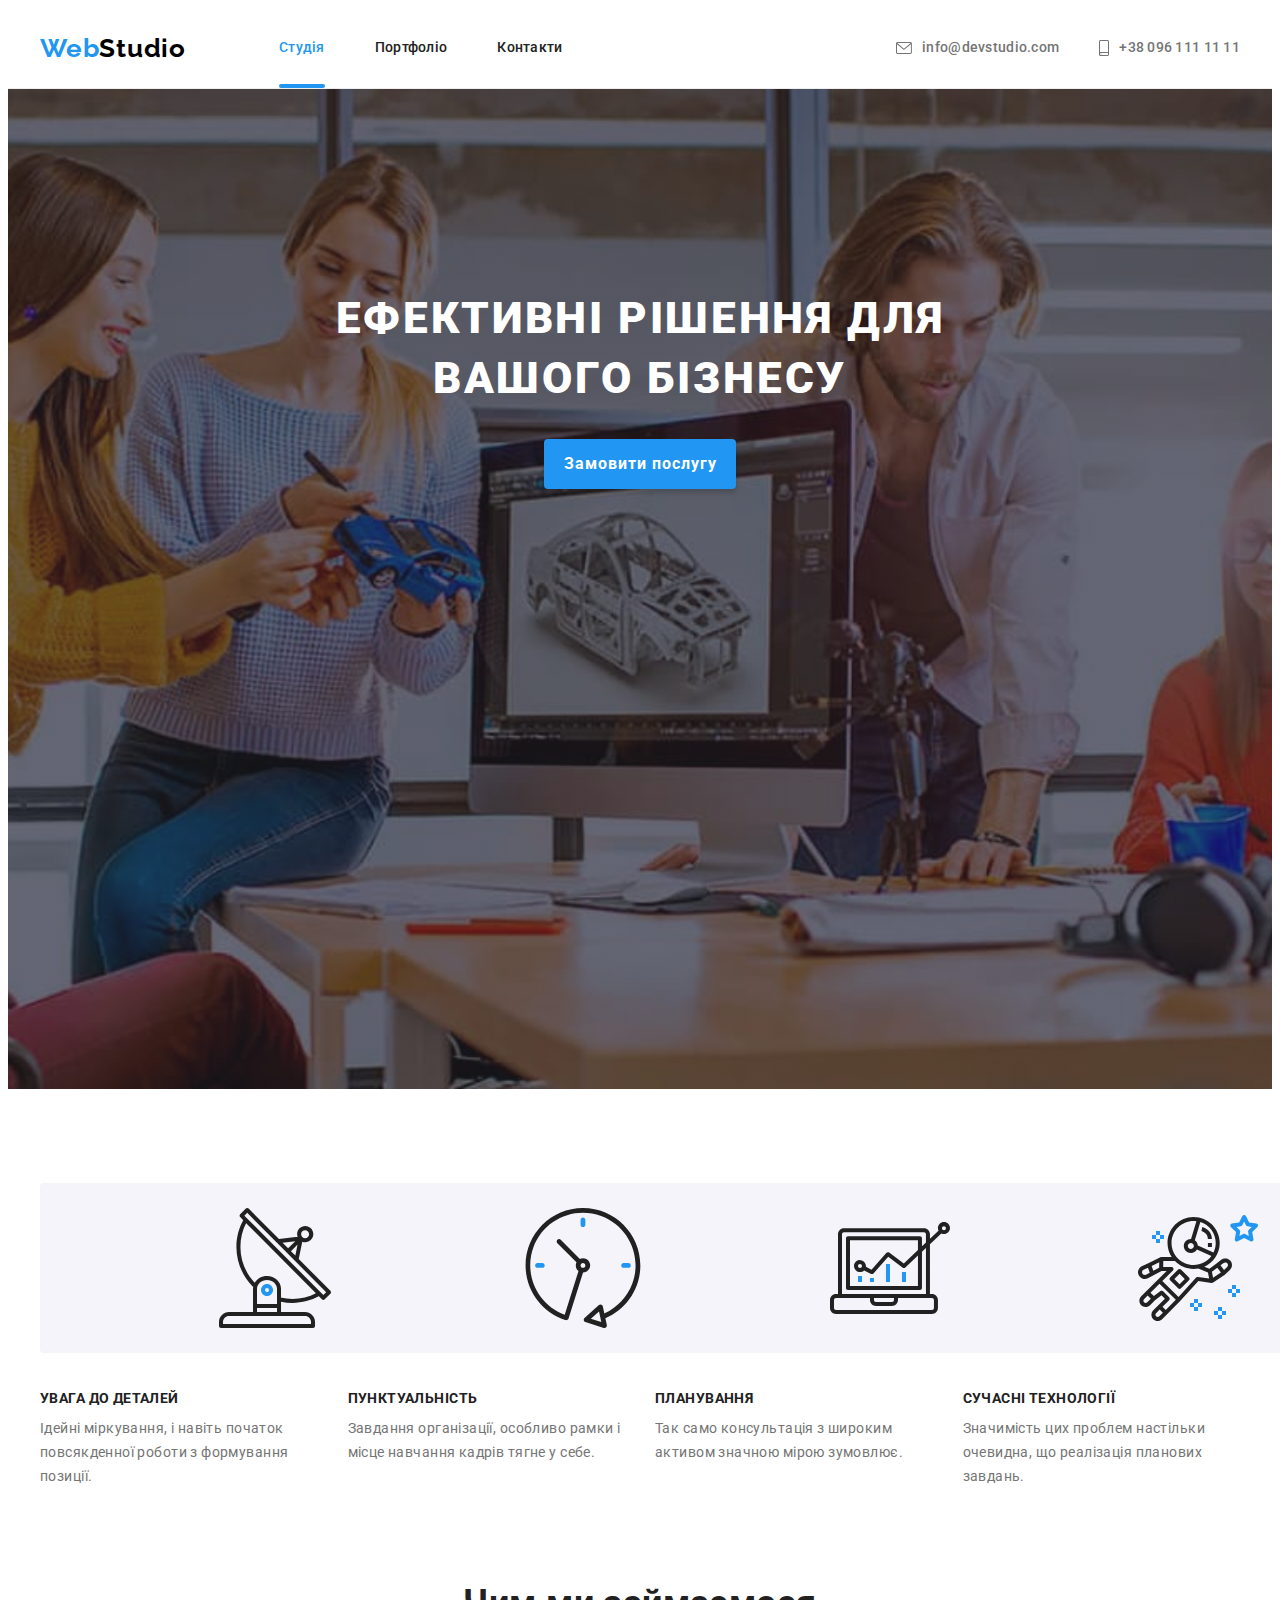
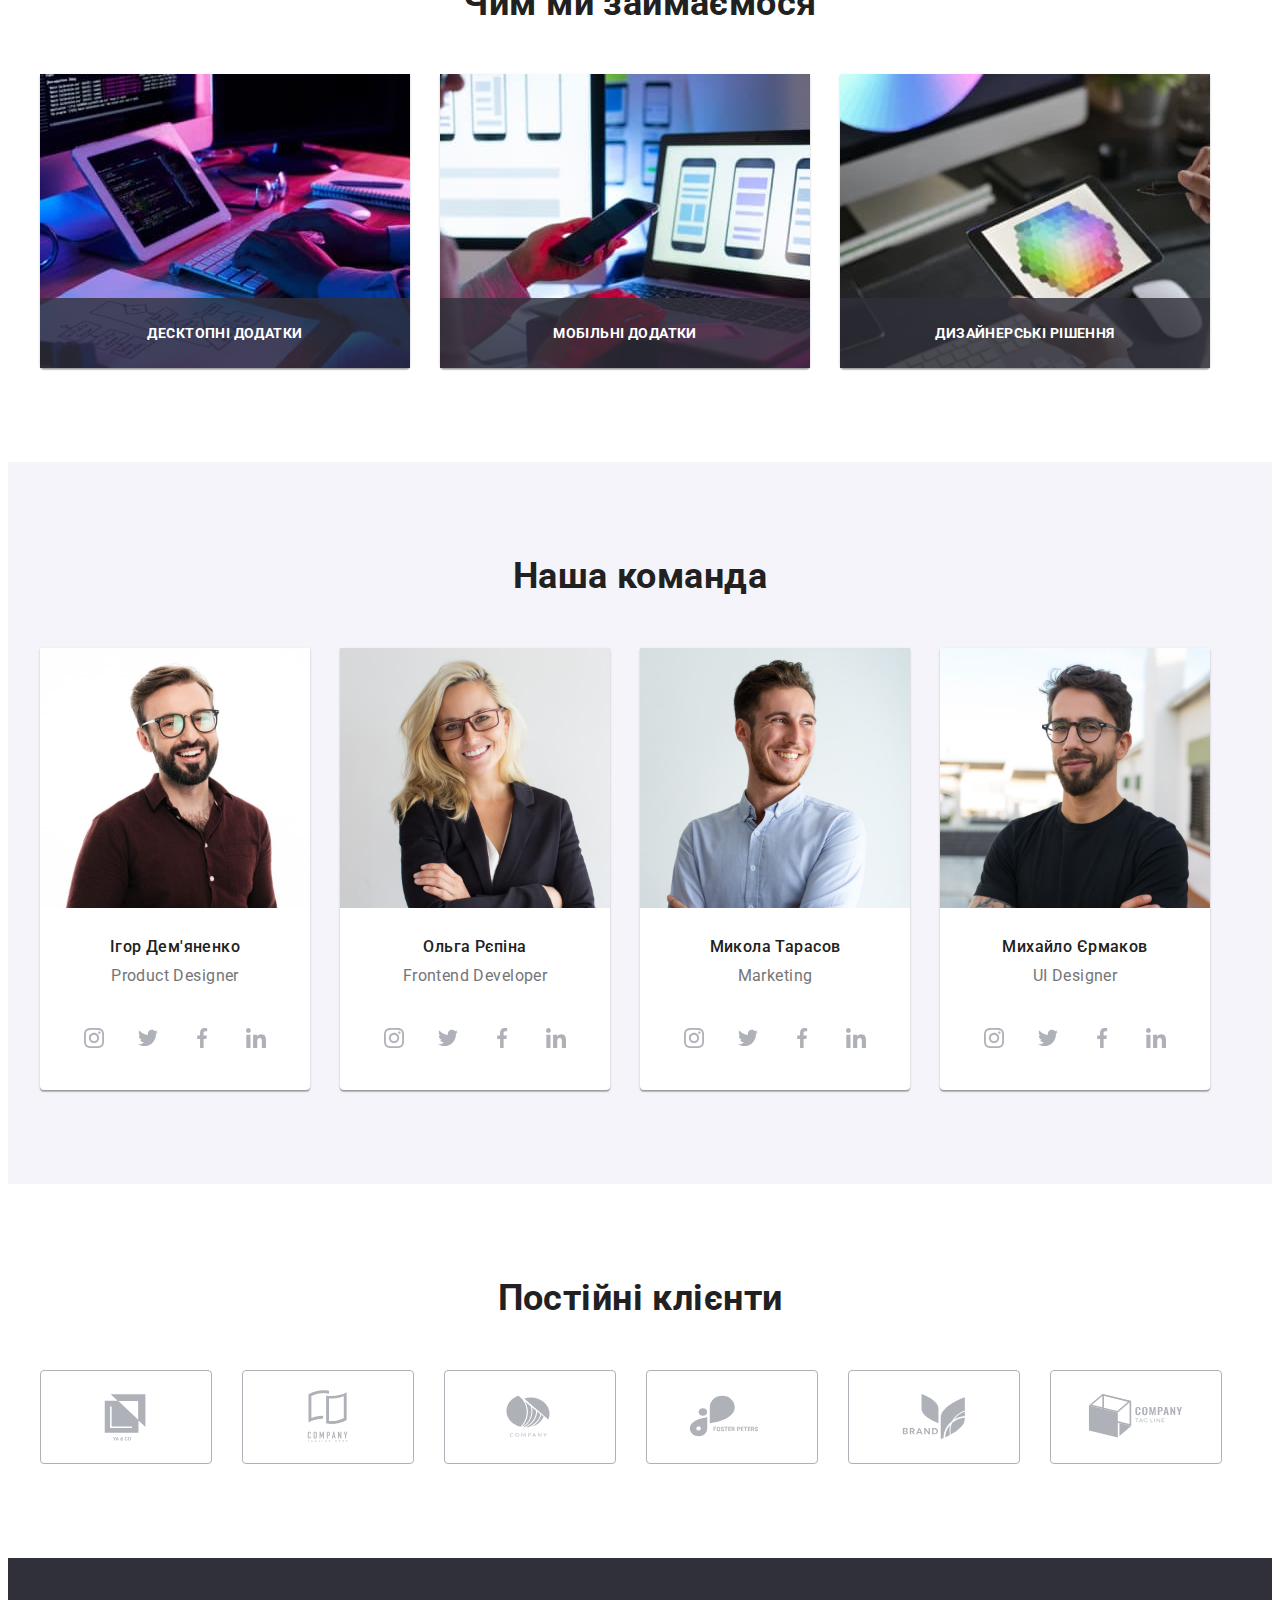
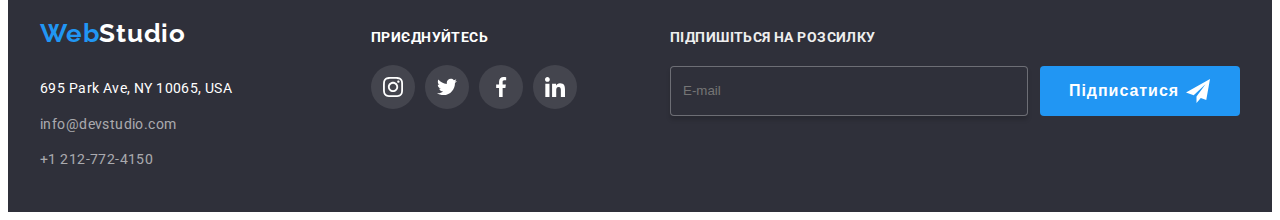
<file: index.html>
<!DOCTYPE html>
<html lang="uk">

<head>
  <meta charset="UTF-8" />
  <meta http-equiv="X-UA-Compatible" content="IE=edge" />
  <meta name="viewport" content="width=device-width, initial-scale=1.0" />
  <title>Домашня сторінка</title>
  <link href="https://fonts.googleapis.com/css2?family=Raleway:wght@700&family=Roboto:wght@400;500;700;900&display=swap"
    rel="stylesheet">
    <link rel="stylesheet" href="https://cdnjs.cloudflare.com/ajax/libs/modern-normalize/1.1.0/modern-normalize.min.css" integrity="sha512-wpPYUAdjBVSE4KJnH1VR1HeZfpl1ub8YT/NKx4PuQ5NmX2tKuGu6U/JRp5y+Y8XG2tV+wKQpNHVUX03MfMFn9Q==" crossorigin="anonymous" referrerpolicy="no-referrer" />
  <link rel="stylesheet" href="./css/styles.css">
</head>

<body>

  <header class="header">
    <div class="conteiner main-nav">
    <nav class="header-nav main-nav">
      <a href="./index.html" class="header-logo item"><span class="span-logo item">Web</span>Studio</a>
      <ul class="header-list list">
        <li class="list item"><a href="./index.html" class="header-link link current">Студія</a></li>
        <li class="list item"><a href="./portfolio.html" class="header-link link">Портфоліо</a></li>
        <li class="list item"><a href="" class="header-link link">Контакти</a></li>
      </ul>
    </nav>
    <ul class="header-addres">
       
      <li class="list item"><a href="mailto:info@devstudio.com" class="header-mail link">
        <svg   class="mail-icon" width="16" height="12">
        <use  href="./images/icons.svg#icon-envelope"></use></svg
      >info@devstudio.com</a></li>

      <li class="list item"><a href="tel:+380961111111" class="header-tel link">
        <svg class="mail-icon" width="10" height="16">
            <use href="./images/icons.svg#icon-smartphone"></use></svg
          >+38 096 111 11 11</a></li> 
    </ul>
  </div>
  </header>
 
  <main>
    <section class="cap">
      <div class="conteiner">
      <div class="cap-cont">
        <h1 class="cap-title">Ефективні рішення для вашого бізнесу</h1>
    </div>
      <button type="button" class="cap-btn link" data-modal-open>Замовити послугу</button>
   
    </div>
    </section>
    <section class="features">
      <div class="conteiner">
        
      <h2 class="features-hiden">наші переваги</h2>
      <ul class="features-list list">
        <li class="features-item">
            <svg class="features-icon" width="70" height="70"><use href="./images/svg.svg#icon-antenna">

            </use></svg>
          <h3 class="features-title">УВАГА ДО ДЕТАЛЕЙ</h3>
          <p class="features-text">
            Ідейні міркування, і навіть початок повсякденної роботи з формування позиції.
          </p>
        </li>
        <li class="features-item">
            <svg class="features-icon" width="70" height="70"><use href="./images/svg.svg#icon-clock">

            </use></svg>
          <h3 class="features-title">ПУНКТУАЛЬНІСТЬ</h3>
          <p class="features-text">
            Завдання організації, особливо рамки і місце навчання кадрів тягне у себе.
          </p>
        </li>
        <li class="features-item">
            <svg class="features-icon" width="70" height="70"><use href="./images/svg.svg#icon-diagram">

            </use></svg>
          <h3 class="features-title">ПЛАНУВАННЯ</h3>
          <p class="features-text">
            Так само консультація з широким активом значною мірою зумовлює.
          </p>
        </li>
        <li class="features-item">
            <svg class="features-icon" width="70" height="70"><use href="./images/svg.svg#icon-astronaut">

            </use></svg>
          <h3 class="features-title">СУЧАСНІ ТЕХНОЛОГІЇ</h3>
          <p class="features-text">
            Значимість цих проблем настільки очевидна, що реалізація планових завдань.
          </p>
        </li>
      </ul>
    </div>
    </section>

    <section class="work">
      <div class="conteiner">
      <h2 class="work-title centered">Чим ми займаємося</h2>
      <ul class="work-list">
        <li class="work-item list item">
          <div class="img-item-work">
          <img src="./images/pic.jpg" alt="Програмування" width="370" />
          <div class="work-item-title">
<p class="img-item-title">Десктопні додатки</p>
          </div>
        </div>
          
        
        </li>
        
          

      
        <li class="work-item list item">
          <div class="img-item-work">
          <img src="./images/pic2.jpg" alt="Адаптація під мобільні пристрої" width="370" />
          <div class="work-item-title">
            <p class="img-item-title">Мобільні додатки</p>
                      </div>
                    </div>
        </li>
        <li class="work-item list item">
          <div class="img-item-work">
          <img src="./images/pic3.jpg" alt="Адаптація під планшет" width="370" />
          <div class="work-item-title">
            <p class="img-item-title">Дизайнерські рішення</p>
                      </div>
                    </div>
        </li>
      </ul>
    </div>
    </section>

    <section class="team">
      <div class="conteiner">
      <h2 class="team-title centered">Наша команда</h2>
      <ul class="team-list">
        <li class="work-item list item">
          <img src="./images/foto1.jpg" alt="Фото, Ігор Дем'яненко" width="270" />
          <h3 class="team-our centered">Ігор Дем'яненко</h3>
          <p class="work-pre centered">Product Designer</p>
          <ul class="team-soc-list list">
            <li class="team-soc-item"><a href="#" class="team-soc-link link">
              <svg width="20" height="20" class="team-soc-icon"><use href="./images/icons.svg#icon-instagram"> </use></svg>
            </a></li>
            <li class="team-soc-item"><a href="#" class="team-soc-link link">
              <svg width="20" height="20" class="team-soc-icon"><use href="./images/icons.svg#icon-twitter"> </use></svg>
            </a></li>
            <li class="team-soc-item"><a href="#" class="team-soc-link link">
              <svg width="20" height="20" class="team-soc-icon"><use href="./images/icons.svg#icon-facebook"> </use></svg>
            </a></li>
            <li class="team-soc-item"><a href="#" class="team-soc-link link">
              <svg width="20" height="20" class="team-soc-icon"><use href="./images/icons.svg#icon-linkedin"> </use></svg>
            </a></li>
          </ul>
        </li>
        <li class="work-item list item">
          <img src="./images/foto2.jpg" alt="Фото, Ольга Рєпін" width="270" />
          <h3 class="team-our centered">Ольга Рєпіна</h3>
          <p class="work-pre centered">Frontend Developer</p>
          <ul class="team-soc-list list">
            <li class="team-soc-item"><a href="#" class="team-soc-link link">
              <svg width="20" height="20" class="team-soc-icon"><use href="./images/icons.svg#icon-instagram"> </use></svg>
            </a></li>
            <li class="team-soc-item"><a href="#" class="team-soc-link link">
              <svg width="20" height="20" class="team-soc-icon"><use href="./images/icons.svg#icon-twitter"> </use></svg>
            </a></li>
            <li class="team-soc-item"><a href="#" class="team-soc-link link">
              <svg width="20" height="20" class="team-soc-icon"><use href="./images/icons.svg#icon-facebook"> </use></svg>
            </a></li>
            <li class="team-soc-item"><a href="#" class="team-soc-link link">
              <svg width="20" height="20" class="team-soc-icon"><use href="./images/icons.svg#icon-linkedin"> </use></svg>
            </a></li>
          </ul>
        </li>
        <li class="work-item list item">
          <img src="./images/foto3.jpg" alt="Фото, Микола Тарасов" width="270" />
          <h3 class="team-our centered">Микола Тарасов</h3>
          <p class="work-pre centered">Marketing</p>
          <ul class="team-soc-list list">
            <li class="team-soc-item"><a href="#" class="team-soc-link link">
              <svg width="20" height="20" class="team-soc-icon"><use href="./images/icons.svg#icon-instagram"> </use></svg>
            </a></li>
            <li class="team-soc-item"><a href="#" class="team-soc-link link">
              <svg width="20" height="20" class="team-soc-icon"><use href="./images/icons.svg#icon-twitter"> </use></svg>
            </a></li>
            <li class="team-soc-item"><a href="#" class="team-soc-link link">
              <svg width="20" height="20" class="team-soc-icon"><use href="./images/icons.svg#icon-facebook"> </use></svg>
            </a></li>
            <li class="team-soc-item"><a href="#" class="team-soc-link link">
              <svg width="20" height="20" class="team-soc-icon"><use href="./images/icons.svg#icon-linkedin"> </use></svg>
            </a></li>
          </ul>
        </li>
        <li class="work-item list item">
          <img src="./images/foto4.jpg" alt="Фото, Михайло Єрмаков" width="270" />
          <h3 class="team-our centered">Михайло Єрмаков</h3>
          <p class="work-pre centered">UI Designer</p>
          <ul class="team-soc-list list">
            <li class="team-soc-item"><a href="#" class="team-soc-link link">
              <svg width="20" height="20" class="team-soc-icon"><use href="./images/icons.svg#icon-instagram"> </use></svg>
            </a></li>
            <li class="team-soc-item"><a href="#" class="team-soc-link link">
              <svg width="20" height="20" class="team-soc-icon"><use href="./images/icons.svg#icon-twitter"> </use></svg>
            </a></li>
            <li class="team-soc-item"><a href="#" class="team-soc-link link">
              <svg width="20" height="20" class="team-soc-icon"><use href="./images/icons.svg#icon-facebook"> </use></svg>
            </a></li>
            <li class="team-soc-item"><a href="#" class="team-soc-link link">
              <svg width="20" height="20" class="team-soc-icon"><use href="./images/icons.svg#icon-linkedin"> </use></svg>
            </a></li>
          </ul>
        </li>
        
      </ul>
    </div>
    </section>

    <section class="client">
<div class="conteiner">
  <h2 class="client-title">Постійні клієнти</h2>
<ul class="client-list list">
  <li class="client-item">
    <a href="#" class="link-company">
    <svg class="client-icon" width="106" height="60" >
      <use href="./images/icons.svg#icon-company_1">
    
    </use>
    
    </svg>
  </a>
  </li>

  <li class="client-item">
    <a href="#" class="link-company">
    <svg width="106" height="60" class="client-icon">
      <use href="./images/icons.svg#icon-company_2">
    </use>
    </svg>
    </a>
  </li>
  <li class="client-item">
    <a href="#" class="link-company">
      <svg width="106" height="60" class="client-icon">
        <use href="./images/icons.svg#icon-company_3">
      </use>
      </svg>
      </a>
  </li>
  <li class="client-item">
    <a href="#" class="link-company">
      <svg width="106" height="60" class="client-icon">
        <use href="./images/icons.svg#icon-company_4">
      </use>
      </svg>
      </a>
  </li>
  <li class="client-item">
    <a href="#" class="link-company">
      <svg width="106" height="60" class="client-icon">
        <use href="./images/icons.svg#icon-company_5">
      </use>
      </svg>
      </a>
  </li>
  <li class="client-item">
    <a href="#" class="link-company">
      <svg width="106" height="60" class="client-icon">
        <use href="./images/icons.svg#icon-company_6">
      </use>
      </svg>
      </a>
  </li>
</ul>
</div>

    </section>
  </main>
  <footer class="footer">
    <div class="conteiner footer-conteiner">
     <div class="footer-address">
      <a href="./index.html" class="footer-logo"><span class="footer-span-logo">Web</span>Studio</a>
    <address>
      <ul class="footer-list">
        <li class="footer-list list">
          <a href="https://goo.gl/maps/Sn2ts5LmueRrfVoPA" target="_blank" rel="noreferrer noopener" class="footer-maps link">
            695 Park Ave, NY 10065, USA</a>
        </li>
        <li class="footer-lis list"><a href="mailto:info@devstudio.com" class="footer-link link footer-mail">info@devstudio.com</a></li>
        <li class="footer-lis list"><a href="tel:+12127724150" class="footer-link link footer-tel">+1 212-772-4150</a></li>
      </ul>
    </address>
 </div>
 <div class="footer-icon">
  <p class="footer-join">приєднуйтесь</p>
 
  <ul class="footer-icon-list list ">
    <li class="footer-icon-item item"><a class="footer-icon-link" href="#">
      <svg class="icon-link" width="20" height="20">
<use  href="./images/icons.svg#icon-instagram"></use>
    </svg> </a></li>
    <li class="footer-icon-item item"><a class="footer-icon-link" href="#">
      <svg class="icon-link" width="20" height="20">
<use  href="./images/icons.svg#icon-twitter"></use>
    </svg> </a></li>
    <li class="footer-icon-item item"><a class="footer-icon-link" href="#">
      <svg class="icon-link" width="20" height="20">
<use  href="./images/icons.svg#icon-facebook"></use>
    </svg> </a></li>
    <li class="footer-icon-item item"><a class="footer-icon-link" href="#">
      <svg class="icon-link" width="20" height="20">
<use  href="./images/icons.svg#icon-linkedin"></use>
    </svg> </a></li>
  </ul>

 </div>
 <div class="subscription">
  <form class="form js-speaker-form">
    <label for="mail" class="join-in">Підпишіться на розсилку</label>
    <input type="email" name="mail" id="mail" placeholder="E-mail" />
    <button type="submit" class="button">
      Підписатися<svg class="icon-send" width="24" height="24">
        <use href="./images/icons.svg#icon-send"></use>
      </svg>
    </button>
  </form>
</div>
</div>

  </footer>
  <div class="cap-modal-bgr is-hidden" data-modal>
    <div class="cap-modal-page"> 
      <button  class="btn-close" data-modal-close><svg class="icon-close" width="18" height="18">
        <use href="./images/icons.svg#icon-close"></use>
        </svg></button>
      <p class="modal-title">Залиште свої дані, ми вам передзвонимо</p> 
      <form>
        <div class="input-field">
        <label class="input-label" for="user-name">Ім'я</label>
        
          <input class="modal-input" type="text" name="user-name" placeholder="" id="user-name" required>
          <svg class="input-icon" width="12" height="12">
            <use href="./images/icons.svg#icon-profil"></use>
          </svg>
        </div>
        <div class="input-field">
        <label class="input-label" for="user-tel">Телефон</label>
          <input class="modal-input" type="tel" name="user-tel" placeholder="" id="user-tel" required>
          <svg class="input-icon" width="13" height="13">
            <use href="./images/icons.svg#icon-tel"></use>
          </svg>
        </div>
        <div class="input-field">
        <label class="input-label" for="user-email">Пошта</label>
          <input class="modal-input" type="email" name="user-email" placeholder="" id="user-email" required>
          <svg class="input-icon" width="15" height="12">
            <use href="./images/icons.svg#icon-email"></use>
          </svg>
        </div>
        <label class="input-label" for="user-coment">Коментар</label>
        <textarea class="modal-input coment" name="user-coment" id="user-coment" placeholder="Введіть текст"></textarea>
      
     
          <label class="field-polisy">
            <input
              class="checkbox"
              type="checkbox"
              name="policy"
              value="accept policy"
            />
            <span class="icon-checkbox">
<svg class="icon-check" width="11" height="8"><use href="./images/icons.svg#icon-check"></use></svg></span>
            <span class="checkbox-policy"
              >Погоджуюся з розсилкою та приймаю 
              <a class="checkbox-link" href="./index.html"
                >Умови договору</a
              ></span
            >
            
          </label>
          <div class="button-submit">
            <button type="submit" class="button">Отправить</button>
         </div>
       </form>


      </div>
    </div>
  <script src="./js/modal.js"></script>
</body>

</html>
</file>
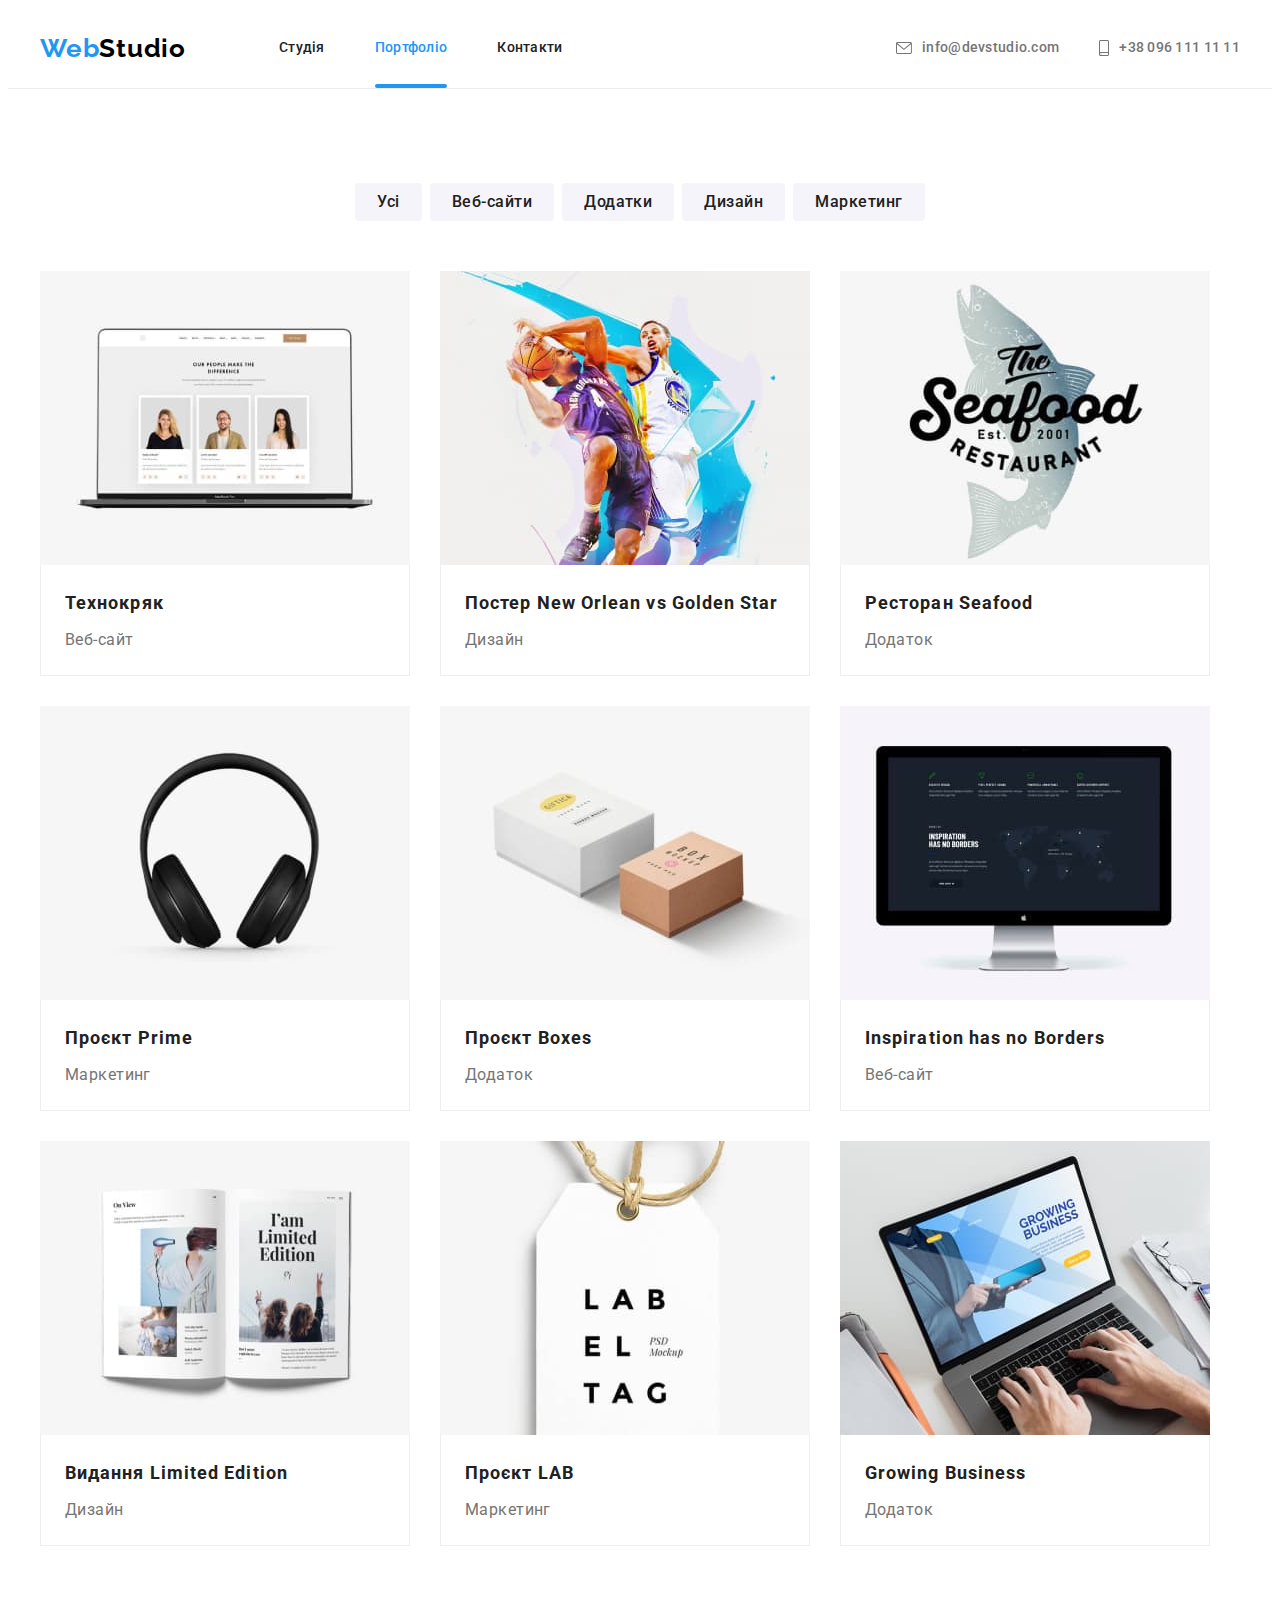
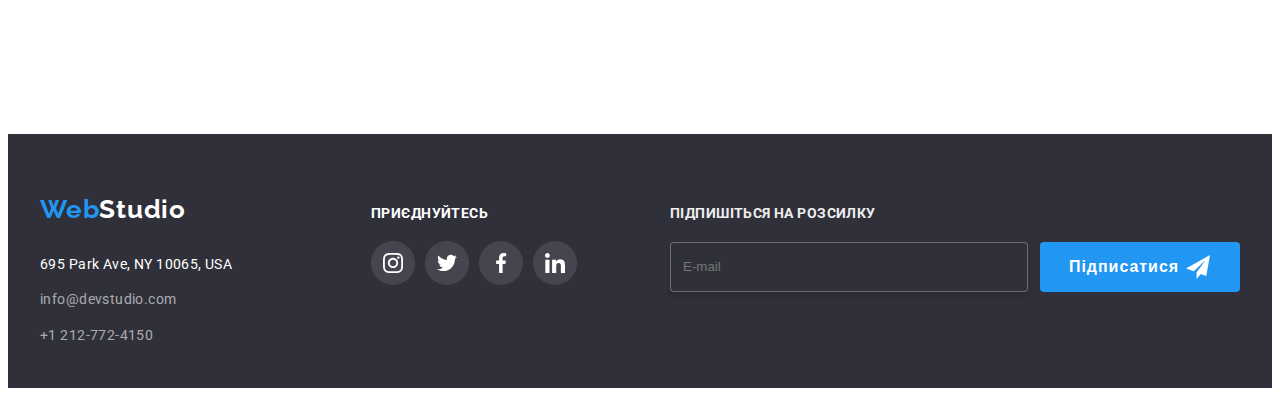
<file: portfolio.html>
<!DOCTYPE html>
<html lang="uk">
  <head>
    <meta charset="UTF-8" />
    <meta http-equiv="X-UA-Compatible" content="IE=edge" />
    <meta name="viewport" content="width=device-width, initial-scale=1.0" />
    <title>GOIT WORK 4</title>
    <link
      href="https://fonts.googleapis.com/css2?family=Raleway:wght@700&family=Roboto:wght@400;500;700;900&display=swap"
      rel="stylesheet"
    />
    <link
      rel="stylesheet"
      href="https://cdnjs.cloudflare.com/ajax/libs/modern-normalize/1.1.0/modern-normalize.min.css"
      integrity="sha512-wpPYUAdjBVSE4KJnH1VR1HeZfpl1ub8YT/NKx4PuQ5NmX2tKuGu6U/JRp5y+Y8XG2tV+wKQpNHVUX03MfMFn9Q=="
      crossorigin="anonymous"
      referrerpolicy="no-referrer"
    />
    <link rel="stylesheet" href="./css/styles.css" />
  </head>

  <body>
    <header class="header">
      <div class="conteiner main-nav">
      <nav class="header-nav main-nav">
        <a href="./index.html" class="header-logo item"><span class="span-logo item">Web</span>Studio</a>
        <ul class="header-list list">
          <li class="list item"><a href="./index.html" class="header-link link">Студія</a></li>
          <li class="list item"><a href="./portfolio.html" class="header-link link current">Портфоліо</a></li>
          <li class="list item"><a href="" class="header-link link">Контакти</a></li>
        </ul>
      </nav>
      <ul class="header-addres">
         
        <li class="list item"><a href="mailto:info@devstudio.com" class="header-mail link">
          <svg   class="mail-icon" width="16" height="12">
          <use  href="./images/icons.svg#icon-envelope"></use></svg
        >info@devstudio.com</a></li>
  
        <li class="list item"><a href="tel:+380961111111" class="header-tel link">
          <svg class="mail-icon" width="10" height="16">
              <use href="./images/icons.svg#icon-smartphone"></use></svg
            >+38 096 111 11 11</a></li> 
      </ul>
    </div>
    </header>
    <main>
      <section class="portfolio">
        <div class="conteiner">
          <h1 class="portfolio-title">Наше портфоліо</h1>
          <ul class="port-nav">
            <li class="filter-list list item">
              <button class="button filter-btn" type="button">Усі</button>
            </li>
            <li class="filter-list list item">
              <button class="button filter-btn" type="button">Веб-сайти</button>
            </li>
            <li class="filter-list list item">
              <button class="button filter-btn" type="button">Додатки</button>
            </li>
            <li class="filter-list list item">
              <button class="button filter-btn" type="button">Дизайн</button>
            </li>
            <li class="filter-list list item">
              <button class="button filter-btn" type="button">Маркетинг</button>
            </li>
          </ul>
          <ul class="port-list">
            <li class="web-list list item">
              <a href="" class="filter-link link"
                ><div class="port-img-bgr"><img src="./images/port1.jpg" alt="Наші роботи" width="370"
              />
                <p class="img-title">Ресурс пропонує комплексні пропозиції з різним рівнем функціоналу та сервісів. Все це дозволить відвідувачу отримати вичерпні відомості про компанію чи приватну особу.</p>
              </div>
              <div class="port-block">
                <h2 class="web-title">Технокряк</h2>
                <p class="web-pre-title">Веб-сайт</p>
              </div></a>
            </li>
            <li class="web-list list item">
              <a href="" class="filter-link link"
                ><div class="port-img-bgr"><img src="./images/port2.jpg" alt="Наші роботи" width="370"
              />   <p class="img-title">Ресурс пропонує комплексні пропозиції з різним рівнем функціоналу та сервісів. Все це дозволить відвідувачу отримати вичерпні відомості про компанію чи приватну особу.</p>
              </div>

              <div class="port-block">
                <h2 class="web-title">Постер New Orlean vs Golden Star</h2>
                <p class="web-pre-title">Дизайн</p>
              </div></a>
            </li>
            <li class="web-list list item">
              <a href="" class="filter-link link"
                ><div class="port-img-bgr"><img src="./images/port3.jpg" alt="Наші роботи" width="370"
              />   <p class="img-title">Ресурс пропонує комплексні пропозиції з різним рівнем функціоналу та сервісів. Все це дозволить відвідувачу отримати вичерпні відомості про компанію чи приватну особу.</p>
              </div>
              <div class="port-block">
                <h2 class="web-title">Ресторан Seafood</h2>
                <p class="web-pre-title">Додаток</p>
              </div></a>
            </li>
            <li class="web-list list item">
              <a href="" class="filter-link link"
                ><div class="port-img-bgr"><img src="./images/port4.jpg" alt="Наші роботи" width="370"
              /> <p class="img-title">Ресурс пропонує комплексні пропозиції з різним рівнем функціоналу та сервісів. Все це дозволить відвідувачу отримати вичерпні відомості про компанію чи приватну особу.</p>
            </div>
              <div class="port-block">
                <h2 class="web-title">Проєкт Prime</h2>
                <p class="web-pre-title">Маркетинг</p>
              </div></a>
            </li>
            <li class="web-list list item">
              <a href="" class="filter-link link"
                ><div class="port-img-bgr"><img src="./images/port5.jpg" alt="Наші роботи" width="370"
              />   <p class="img-title">Ресурс пропонує комплексні пропозиції з різним рівнем функціоналу та сервісів. Все це дозволить відвідувачу отримати вичерпні відомості про компанію чи приватну особу.</p>
              </div>
              <div class="port-block">
                <h2 class="web-title">Проєкт Boxes</h2>
                <p class="web-pre-title">Додаток</p>
              </div></a>
            </li>
            <li class="web-list list item">
              <a href="" class="filter-link link"
                ><div class="port-img-bgr"><img src="./images/port6.jpg" alt="Наші роботи" width="370"
              />   <p class="img-title">Ресурс пропонує комплексні пропозиції з різним рівнем функціоналу та сервісів. Все це дозволить відвідувачу отримати вичерпні відомості про компанію чи приватну особу.</p>
              </div>
              <div class="port-block">
                <h2 class="web-title">Inspiration has no Borders</h2>
                <p class="web-pre-title">Веб-сайт</p>
              </div></a>
            </li>
            <li class="web-list list item">
              <a href="" class="filter-link link"
                ><div class="port-img-bgr"><img src="./images/port7.jpg" alt="Наші роботи" width="370"
              />   <p class="img-title">Ресурс пропонує комплексні пропозиції з різним рівнем функціоналу та сервісів. Все це дозволить відвідувачу отримати вичерпні відомості про компанію чи приватну особу.</p>
              </div>
              <div class="port-block">
                <h2 class="web-title">Видання Limited Edition</h2>
                <p class="web-pre-title">Дизайн</p>
              </div></a>
            </li>

            <li class="web-list list item">
              <a href="" class="filter-link link"
                ><div class="port-img-bgr"><img src="./images/port8.jpg" alt="Наші роботи" width="370"
              />   <p class="img-title">Ресурс пропонує комплексні пропозиції з різним рівнем функціоналу та сервісів. Все це дозволить відвідувачу отримати вичерпні відомості про компанію чи приватну особу.</p>
              </div>
              <div class="port-block">
                <h2 class="web-title">Проєкт LAB</h2>
                <p class="web-pre-title">Маркетинг</p>
              </div></a>
            </li>
            <li class="web-list list item">
              <a href="" class="filter-link link"
                ><div class="port-img-bgr"><img src="./images/port9.jpg" alt="Наші роботи" width="370"
              />   <p class="img-title">Ресурс пропонує комплексні пропозиції з різним рівнем функціоналу та сервісів. Все це дозволить відвідувачу отримати вичерпні відомості про компанію чи приватну особу.</p>
              </div>
              <div class="port-block">
                <h2 class="web-title">Growing Business</h2>
                <p class="web-pre-title">Додаток</p>
              </div></a>
            </li>
          </ul>
        </div>
      </section>
    </main>
    <footer class="footer">
      <div class="conteiner footer-conteiner">
       <div class="footer-address">
        <a href="./index.html" class="footer-logo"><span class="footer-span-logo">Web</span>Studio</a>
      <address>
        <ul class="footer-list">
          <li class="footer-list list">
            <a href="https://goo.gl/maps/Sn2ts5LmueRrfVoPA" target="_blank" rel="noreferrer noopener" class="footer-maps link">
              695 Park Ave, NY 10065, USA</a>
          </li>
          <li class="footer-lis list"><a href="mailto:info@devstudio.com" class="footer-link link footer-mail">info@devstudio.com</a></li>
          <li class="footer-lis list"><a href="tel:+12127724150" class="footer-link link footer-tel">+1 212-772-4150</a></li>
        </ul>
      </address>
   </div>
   <div class="footer-icon">
    <p class="footer-join">приєднуйтесь</p>
   
    <ul class="footer-icon-list list ">
      <li class="footer-icon-item item"><a class="footer-icon-link" href="#">
        <svg class="icon-link" weight="20" height="20">
  <use  href="./images/icons.svg#icon-instagram"></use>
      </svg> </a></li>
      <li class="footer-icon-item item"><a class="footer-icon-link" href="#">
        <svg class="icon-link" weight="20" height="20">
  <use  href="./images/icons.svg#icon-twitter"></use>
      </svg> </a></li>
      <li class="footer-icon-item item"><a class="footer-icon-link" href="#">
        <svg class="icon-link" weight="20" height="20">
  <use  href="./images/icons.svg#icon-facebook"></use>
      </svg> </a></li>
      <li class="footer-icon-item item"><a class="footer-icon-link" href="#">
        <svg class="icon-link" weight="20" height="20">
  <use  href="./images/icons.svg#icon-linkedin"></use>
      </svg> </a></li>
    </ul>
  
   </div>
   <div class="subscription">
    <form class="form js-speaker-form">
      <label for="mail" class="join-in">Підпишіться на розсилку</label>
      <input type="email" name="mail" id="mail" placeholder="E-mail" />
      <button type="submit" class="button">
        Підписатися<svg class="icon-send" width="24" height="24">
          <use href="./images/icons.svg#icon-send"></use>
        </svg>
      </button>
    </form>
  </div>
  </div>
  </div>
    </footer>
  </body>
</html>
</file>
<file: css/styles.css>
:root {
  --primary--header--color--: #757575;
  --second--header--color--: #212121;
  --accent--header--color--: #2196F3;
  --primary--title--color--: #212121;
  --primary--acent--btn--color--: #FFFFFF;
  --logo--header--color--: #000000;
  --cap--bgr--color--: #2F303A;
  --cap--btn-bgr--color--: #2196F3;
  --footer--bgr--color--: #2F303A;
  --footer--logo--: #FFFFFF;
  --footer--link--: rgba(255, 255, 255, 0.6);
  --team--bgr--color--: #F5F4FA;
  --cap--bgr--focus--: #188CE8;
--filter--btn--focus--: #2196F3;
--filter--bgr--color--: #F5F4FA;
---primary--border-color: #EEEEEE;
--link--icon--color: #AFB1B8;
--work-item-bgr-color: rgba(47, 48, 58, 0.8);
--footer-icon-link-bgr: rgba(255, 255, 255, 0.1);
--img-title-bgr: rgba(33, 150, 243, 0.9);

 }
 p, h1, h2, h3, h4, h5, h6{
  margin: 0px;
 }
 ul {
  margin: 0px;
  padding-left: 0px;
 }
button {
  cursor: pointer;
  display: inline-block;
  vertical-align: middle;
  background: transparent;
  font-size: 16px;
  line-height: 1.87;
  text-decoration: none;
  border-radius: 4px;

  letter-spacing: 0.06em;
}
img {
 display: block;

}

*::before,
*::after {
  box-sizing: inherit;
}


 body {
     font-family: 'Roboto', sans-serif;
     font-size: 14px;
     line-height: 1.71;
     letter-spacing: 0.03em;
     color: var(--primary--header--color--);
 }

 .conteiner {
  width: 1200px;
  padding: 0px 15px;
  margin: 0 auto;   
}

.centered {
  text-align: center;
 }
.main-nav {
  display: flex;
  align-items: center;


 }
 .link {
     text-decoration: none;
     padding: 0;
     margin: 0;
     transition: color 250ms cubic-bezier(0.4, 0, 0.2, 1);
 }
 .list {
     list-style: none;
     padding: 0px;
     margin: 0px;
     
 }
 .features-hiden {
     position: absolute;
     width: 1px;
     height: 1px;
     margin: -1px;
     border: 0;
     padding: 0; 
     white-space: nowrap;
     overflow: hidden;  
 }
 .portfolio-title {
     position: absolute;
     width: 1px;
     height: 1px;
     margin: -1px;
     border: 0;
     padding: 0; 
     white-space: nowrap;
     overflow: hidden;     
 }
 
/*~~~~~~~~~~~~~~~~~~~HEADER~~~~~~~~~~~~*/

.header {
  border-bottom: 1px solid var(---primary--border-color);
}
.header-list {
  display: flex;
  margin-left: 93px;
}
.header-list .item +.item {
  margin-left: 50px;
}
.header-logo {
  display: block;
  display: flex;
  font-family: 'Raleway';
  font-weight: 700;
  font-size: 26px;
  line-height: 1.19;
  letter-spacing: 0.03em;
  color: var(--logo--header--color--);
  text-decoration: none;
  }
  .span-logo{
      color: var(--accent--header--color--);
  }
  .header-link {
      position: relative;
      display: block;
  padding-top: 32px;
  padding-bottom: 32px;
  font-weight: 500;
  font-size: 14px;
  line-height: 1.14;
  letter-spacing: 0.02em;
  color: var(--second--header--color--);
  transition: color 250ms cubic-bezier(0.4, 0, 0.2, 1);
  }
  
 

  .header-addres { 
      margin-left: auto;
      display: flex;
  font-weight: 500;
  font-size: 14px;
  line-height: 1.14;
  letter-spacing: 0.02em;
  color: var(--primary--header--color--);    
  }
  .header-addres .item +.item {
      margin-left: 40px;
  }

  .mail-icon {
      display: inline-block;
      margin-right: 10px;
      fill: currentColor; 
   
  }
.header-mail .header-tel {
  align-items: center;
}
  .header-mail {
      display: flex;
      align-items: center;
  font-weight: 500;
  font-size: 14px;
  line-height: 1.14;
  letter-spacing: 0.02em;
  color: var(--primary--header--color--);
  transition: color 250ms cubic-bezier(0.4, 0, 0.2, 1);
  }
  .header-tel {
      display: flex;
      align-items: center;
  font-weight: 500;
  font-size: 14px;
  line-height: 1.14;
  letter-spacing: 0.02em;
  color: var(--primary--header--color--);
  transition: color 250ms cubic-bezier(0.4, 0, 0.2, 1);
  
  }
  .current {
      color: var(--accent--header--color--);

  }
  .current::after {
      position: absolute;
      content: "";
      display: block;
      bottom: 0px;
      width: 100%;
      height: 4px;
      background-color: var(--accent--header--color--);
      border-radius: 2px;

    }

  .header-link:hover,
  .header-link:focus,
  .link:hover,
  .link:focus
  .header-tel:hover,
  .header-mail:focus {
      color: var(--accent--header--color--);
      
  }
  
  
 
 /*~~~~~~~~~~~~~~~~~~~CAP~~~~~~~~~~~~*/


 .cap {
  max-width: 1600px;
  height: 600px;
  margin-left: auto;
  margin-right: auto;
 background-color: var(--cap--bgr--color--);
 background-image: linear-gradient(
  to right,
  rgba(47, 48, 58, 0.4),
  rgba(47, 48, 58, 0.4)
),
url(../images/banner.jpg);
background-repeat: no-repeat;
background-position: center;
background-size: cover;
 padding-top: 200px;
 padding-bottom: 200px;
 text-align: center;
 }
.cap-cont {
margin: auto;
margin-bottom: 30px;
width: 696px;
}
 .cap-title {
 font-weight: 900;
 font-size: 44px;
 line-height: 1.36;
 letter-spacing: 0.06em;
 color: var(--primary--acent--btn--color--);
 text-transform: uppercase;
 }
 .cap-btn {
  padding: 10px 19px 10px 20px;
  font-family: inherit;
 font-weight: 700;
 font-size: 16px;
 line-height: 1.88;
 letter-spacing: 0.06em;
 background-color: var(--cap--btn-bgr--color--);
 color: var(--primary--acent--btn--color--);
 cursor: pointer;
box-shadow: 0px 4px 4px rgba(0, 0, 0, 0.15);
border-radius: 4px;
border: none;
transition: color 250ms cubic-bezier(0.4, 0, 0.2, 1), background-color 1000ms cubic-bezier(0.4, 0, 0.2, 1);
 }
 .cap-btn:hover,
 .cap-btn:focus{
 background-color: var(--cap--bgr--focus--);
 color: var(--primary--acent--btn--color--); }




/*~~~~~~~~~~~~~~~~~~~~MODAL-PAGE~~~~~~~~~~~~~~~~~~~~*/
.is-hidden {
  opacity: 0;
  pointer-events: none;
  transition: all 250ms linear;
  }
  .cap-modal-bgr {
     position: fixed;
     top: 0;
     left: 0;
      width: 100%;
      height: 100%;
  background-color: rgba(0, 0, 0, 0.5);
  transition: all 250ms linear;
  }
  .cap-modal-page {
    position: absolute;
    top: 50%;
    left: 50%;
    transform: translate(-50%, -50%) scale(1);
    padding: 40px 39px 40px 41px;
    min-width: 528px;
    min-height: 581px;
    background-color: #ffffff;
    box-shadow: 0px 1px 3px rgb(0 0 0 / 12%), 0px 1px 1px rgb(0 0 0 / 14%), 0px 2px 1px rgb(0 0 0 / 20%);
    border-radius: 4px;
    transition: transform 250ms cubic-bezier(0.4, 0, 0.2, 1);
  }
  .icon-close {
      position: absolute;
      top: 50%;
      left: 50%;
      width: 18px;
      height: 18px;
      transform: translate(-50%, -50%);
      transition: fill 250ms cubic-bezier(0.4, 0, 0.2, 1);
      
  }
  
  
  .btn-close {
    position: absolute;
    right: 8px;
    top: 8px;
    width: 30px;
    height: 30px;
    border: 1px solid rgba(0, 0, 0, 0.1);
    border-radius: 50%;
    transition:  color 250ms cubic-bezier(0.4, 0, 0.2, 1);
  }
.btn-close:hover, .btn-close:focus{
  fill: var(--accent--header--color--);
}
  .modal-title {
  margin-bottom: 12px;
  font-weight: 700;
  font-size: 20px;
  line-height: 1.15;
  text-align: center;
  letter-spacing: 0.03em;
  color: var(--primary--title--color--);
  }

.input-label {
  display: inline-block;
margin-bottom: 4px;
  font-size: 12px;
  line-height: 1.16;
  letter-spacing: 0.01em;
  color: var(--primary--header--color--);
}
.input-field {
  position: relative;
margin-bottom: 10px;
  color: var(--primary--title--color--);
}

.input-field:focus-within {
  color: var(--accent--header--color--);
}
.modal-input {
  width: 100%;
  padding-left: 42px;
  height: 40px;
  color: var(--primary--title--color--);
  border: 1px solid rgba(33, 33, 33, 0.2);
  border-radius: 4px;
  transition: color 250ms cubic-bezier(0.4, 0, 0.2, 1),
    border-color 250ms cubic-bezier(0.4, 0, 0.2, 1);
}
.modal-input:focus {
  border-color: var(--accent--header--color--);
  outline: none;
}
.input-icon {
  position: absolute;
  top: 70%;
  left: 15px;
  width: 18px;
  height: 18px;
  transform: translateY(-50%);
  fill: currentColor;
}

.modal-input.coment:placeholder {
  font-weight: 400;
  font-size: 14px;
  line-height: 1.14;
  letter-spacing: 0.01em;
  color: rgba(117, 117, 117, 0.5);
}

.modal-input.coment {
  margin-bottom: 20px;
  padding: 12px 16px;
  height: 120px;
  font-size: 14px;
  line-height: 1.14;
  letter-spacing: 0.01em;
  color: rgba(117, 117, 117, 0.5);
  resize: none;
}

.check-box {
  position: absolute;
}
.accept {

  margin-bottom: 40px;
}




.field-polisy {
  display: flex;
  align-items: center;
  justify-content: center;
  margin-bottom: 30px;
}

.field-polisy .checkbox {
  position: absolute;
  width: 1px;
  height: 1px;
  margin: -1px;
  border: 0;
  padding: 0;
  clip: rect(0 0 0 0);
  overflow: hidden;
}

.field-polisy .icon-checkbox {
  position: relative;
  display: inline-block;
  width: 16px;
  height: 16px;
  margin-right: 5px;
  border: 2px solid #2a2a2a;
  border-radius: 4px;
  transition: transform 250ms linear;
}

.checkbox:checked + .icon-checkbox{
  border-color: transparent;
  background-color: var(--accent--header--color--);
  background-size: contain;
  background-origin: border-box;
  
}

.checkbox-policy {
  font-size: 14px;
  line-height: 1.71;
  letter-spacing: 0.03em;
  color: var(--primary--header--color--);
}
.icon-check {
  position: absolute;
  top: 50%;
  left: 50%;
  opacity: 1;
  transform: translate(-50%, -50%);
  border: 0;
  padding: 0;
} 

.checkbox-link {
  color: var(--accent--header--color--);
  text-decoration: underline;
}

.cap-modal-page .button-submit {
  display: flex;
  justify-content: center;
}

.cap-modal-page .button {
  border: none;
  box-shadow: 0px 4px 4px rgba(0, 0, 0, 0.15);
  min-width: 200px;
  min-height: 50px;
  background-color: var(--accent--header--color--);
  color: var(--footer--logo--);
}
.cap-modal-page .button:hover, .button:focus {
  background-color: var(--cap--bgr--focus--);
}
 /*~~~~~~~~~~~~~~~~~~~FEATURES~~~~~~~~~~~~*/
 .features {
  padding-top: 94px;
  padding-bottom: 94px;
 }

 .features .list {
  display: flex;
   }

   .features .features-item {
      width: calc((100% - 3 * 30px) / 4);
      margin-right: 30px;
    }
.features .features-item:nth-child(4n) {
  margin-right: 0;
   }
   .features-icon {
      padding: 25px 100px 25px 100px;
      width: 270px;
      height: 120px;
      margin-bottom: 30px;
      background-color: var(--filter--bgr--color--);
      border-radius: 4px;
    }

    .features .features-title {
      margin-bottom: 10px;
     font-weight: 700;
     font-size: 14px;
     line-height: 1.14;
     color: var(--primary--title--color--);
     }
     .features .features-text {
     color: var(--primary--header--color--);
     }
 /*~~~~~~~~~~~~~~~~~~~WORK~~~~~~~~~~~~*/

 .work-title {
  margin-bottom: 50px;
  font-weight: 700;
  font-size: 36px;
  line-height: 1.16;
 color: var(--primary--title--color--);
 }
 .work-list {
  display: block;
  display: flex;
  margin-bottom: 94px;

 }
.work-list .item +.item {
  margin-left: 30px;
}

.img-item-work {
position: relative;
}
.work-item-title {
  position: absolute;
  bottom: 0px;
  width: 100%;
  height: 70px;

  background-color: var(--work-item-bgr-color);
}
.img-item-title {
padding-top: 27px;
padding-bottom: 27px;
font-weight: 700;
font-size: 14px;
line-height: 16px;
text-align: center;
letter-spacing: 0.03em;
text-transform: uppercase;
color: var(--footer--logo--)
}
  /*~~~~~~~~~~~~~~~~~~~TEAM~~~~~~~~~~~~*/
  .team {
      background-color: var(--team--bgr--color--);
      padding-top: 94px;
      padding-bottom: 94px;
  }

  .team .photo {
      margin-bottom: 30px;
      border-top-left-radius: inherit;
      border-top-right-radius: inherit;
    }
  .team-title {
   margin-top: 0;
   margin-bottom: 50px;
  font-weight: 700;
  font-size: 36px;
  line-height: 1.16;
  color: var(--primary--title--color--);
  }
  .team-list {
   display: flex; 
     
  }

  .team-list .item + .item {
   margin-left: 30px;
  
  }
  .work-item{
   margin-top: 0;
   
   background-color: var(--footer--logo--);
  box-shadow: 0px 1px 3px rgba(0, 0, 0, 0.12), 0px 1px 1px rgba(0, 0, 0, 0.14), 0px 2px 1px rgba(0, 0, 0, 0.2);
border-radius: 0px 0px 4px 4px;
  }
  .team-our {
   margin-top: 30px;
   margin-bottom: 10px;
  font-weight: 500;
  font-size: 16px;
  line-height: 1.18;
  color: var(--primary--title--color--);
  }
  .work-pre {
   margin-bottom: 30px;
  font-size: 16px;
  line-height: 1.18;
  color: var(--primary--header--color--);
  }
  .team-soc-list {
      display: flex;
      justify-content: center;
      align-items: center;
      margin-bottom: 30px; 
  }
  .team-soc-item {
      width: 44px;
      height: 44px;
  
  }
  
  .team-soc-list .team-soc-item + .team-soc-item {
      margin-left: 10px;
  }
  .team-soc-link {
      width: 100%;
      height: 100%;
      display: flex;
      justify-content: center;
      border-radius: 50%;
      align-items: center;
      color: var(--link--icon--color);
      transition: color 250ms cubic-bezier(0.4, 0, 0.2, 1), background-color 250ms cubic-bezier(0.4, 0, 0.2, 1);

  }
 

  .team-soc-link:hover, .team-soc-link:focus {
      background-color: var(--accent--header--color--);
  color: var(--filter--bgr--color--);
  }
  .team-soc-icon {
      fill: currentColor;
  }
     /* ~~~~~~~~~~~~~~~~~~CLIENTS~~~~~~~~~~~~~~~~~~~ */
     .client  {
      padding-top: 94px;
   padding-bottom: 94px;
     }
  .client-title {
      margin-bottom: 50px;
      text-align: center;
      font-weight: 700;
      font-size: 36px;
      line-height: 1.16;
     color: var(--primary--title--color--);
  }
  .client-list {
      display: flex;
  }

.link-company {
  display: flex;
  justify-content: center;
  align-items: center;
  width: 170px;
  height: 92px;
  border: 1px solid var(--link--icon--color);
  border-radius: 4px;
  color: var(--link--icon--color);
  transition: color 250ms cubic-bezier(0.4, 0, 0.2, 1), border-color 250ms cubic-bezier(0.4, 0, 0.2, 1);
}
.client-item + .client-item {
  margin-left: 30px;
} 
.client-icon {
  fill: currentColor;
}
.link-company:hover,
.link-company:focus {
  border-color: solid var(--accent--header--color--);
  color: var(--accent--header--color--);
}




  /*~~~~~~~~~~~~~~~~~~~FOOTER~~~~~~~~~~~~*/
  .footer{
      padding-top: 60px;
     background-color: var(--footer--bgr--color--);
     padding-bottom: 40px;
     }
     .footer-conteiner {
      display: flex;
      
      align-items: baseline;

     }
     .footer-address {
      display: block;
     }
     .footer-logo {
         display: inline-block;
      margin-bottom: 28px;
      font-family: 'Raleway';
      font-weight: 700;
      font-size: 26px;
      line-height: 1.19;
      letter-spacing: 0.03em;
     color: var(--footer--logo--);
      text-decoration: none;
      }
      .footer-span-logo {
          color: var( --accent--header--color--);
      }
     .footer-maps {
      display: block;
      margin-bottom: 12px;
     font-style: normal;
     color: var(--primary--acent--btn--color--);
     }
     .footer-link {
      display: block;
      font-style: normal;
     color: var(--footer--link--);
     }
     .footer-mail {
      margin-bottom: 12px;
     }
     .footer-icon {
      margin-left: auto;
      color: var(--footer--logo--);
      margin-right: 93px;
     }
  .footer-join {
      display: inline-block;
      margin-bottom: 20px;
      font-weight: 700;
      font-size: 14px;
      line-height: 16px;
      letter-spacing: 0.03em;
      text-transform: uppercase;
      color: var(--footer--logo--); 
  }

  .footer-icon-list {
      display: flex;
      
  }
  .footer-icon-list .item + .item {
      margin-left: 10px;
    }
  .footer-icon-link {
display: flex;
justify-content: center;
align-items: center;
width: 44px;
height: 44px;
border-radius: 50%;
background-color: rgba(255, 255, 255, 0.1);
color: var(--white-color); 
transition: background-color 250ms cubic-bezier(0.4, 0, 0.2, 1);
   }
   .icon-link {
      fill: currentColor;
     }
 .footer-icon-link:hover, .footer-icon-link:focus {
  background-color: var(--accent--header--color--);
 }

/*~~~~~~~~~~~~~~~~~~~~~FOOTER-SUBS~~~~~~~~~~~~~*/
.subscription {
width: 570px;
}
.subscription .form {
display: flex;
flex-direction: column;
position: relative;
}
.form input {
width: 358px;
height: 50px;
border: 1px solid rgba(255, 255, 255, 0.3);
box-sizing: border-box;
box-shadow: 0px 4px 4px rgba(0, 0, 0, 0.15);
border-radius: 4px;
background-color: #2f303a;
padding-left: 12px;
color: var(--primary--header--color--);
}
.subscription .join-in {
font-weight: 700;
font-size: 14px;
line-height: 1.14;
letter-spacing: 0.03em;
color: var(---primary--border-color);
text-transform: uppercase;

margin-bottom: 20px;
}
.subscription .button {
position: absolute;
bottom: 0;
right: 0;
width: 200px;
display: flex;
justify-content: left;
align-items: center;
font-weight: 900;
padding-top: 10px;
padding-bottom: 10px;
padding-left: 29px;
padding-right: 28px;
overflow: hidden;
border: 0em;
background-color: var(--accent--header--color--);
color: var(--footer--logo--);
}
.icon-send {
position: absolute;
right: 30px;
top: 50%;
transform: translatey(-50%);
}




 /*~~~~~~~~~~~~~~~~~~~PORTFOLIO~~~~~~~~~~~~*/
 .portfolio {
  padding-top: 94px;
  padding-bottom: 94px;
 }
 .port-nav {
  display: flex;
  margin-bottom: 50px;
 }

 
 .filter-btn {
  padding: 6px 22px 6px 22px;
 font-family: inherit;
 font-weight: 500;
 font-size: 16px;
 line-height: 1.62;
 letter-spacing: 0.03em;
 color: var(--primary--title--color--);
 background-color: var(--filter--bgr--color--);
 cursor: pointer;
  border-radius: 4px; 
 border: none;
 transition: color 250ms cubic-bezier(0.4, 0, 0.2, 1), box-shadow 250ms cubic-bezier(0.4, 0, 0.2, 1), background-color 250ms cubic-bezier(0.4, 0, 0.2, 1);
}
 .port-nav .item + .item {
  padding-left: 8px;
 }
 .port-nav {
  display: block;
  display: flex;
  justify-content: center;
 }
 
 .filter-btn:hover,
 .filter-btn:focus{
 background-color: var(--filter--btn--focus--);
 color: var(--primary--acent--btn--color--);
 box-shadow: 0px 3px 1px rgba(0, 0, 0, 0.1), 0px 1px 2px rgba(0, 0, 0, 0.08), 0px 2px 2px rgba(0, 0, 0, 0.12);
 }

 .filter-link {
  display: block;
  transition: box-shadow 250ms cubic-bezier(0.4, 0, 0.2, 1);

}
 .filter-link:hover, .filter-link:focus {
  box-shadow: 0px 3px 1px rgba(0, 0, 0, 0.1), 0px 1px 2px rgba(0, 0, 0, 0.08), 0px 2px 2px rgba(0, 0, 0, 0.12);

}
 .port-list {
  display: flex;
  flex-wrap: wrap;
  margin-bottom: 94px;
 }
 .port-list .item {
  width: 370px;
  margin-right: 30px;
  margin-bottom: 30px;
 }
 .port-list .item:nth-child(3n) {
 margin-right: 0px;
 }
 .port-list .item:nth-last-child(-n +3) {
  margin-bottom: 0px;
  }
.port-block {
padding-left: 24px;
padding-right: 24px;
padding-bottom: 20px;
border-right: 1px solid var(---primary--border-color); 
border-left: 1px solid var(---primary--border-color); 
border-bottom: 1px solid var(---primary--border-color);
}

.port-img-bgr {
position: relative;
display: block;
overflow: hidden;
}
.img-title {
position: absolute;
top: 0;
padding: 63px 24px 63px 24px;
align-items: center;
margin: 0;
width: 100%;
height: 100%;
background-color: var(--img-title-bgr);
color: var(--filter--bgr--color--);
font-weight: 400;
font-size: 18px;
line-height: 1.56;
letter-spacing: 0.03em;
transform: translateY(101%);
transition: transform 250ms cubic-bezier(0.4, 0, 0.2, 1);
}
.portfolio .filter-link:hover .img-title {
  transform: translateY(0px); 
}
.portfolio .filter-link:focus .img-title 
{
  transform: translateY(0px); 
}
 .web-title {
  padding-top: 20px;
 padding-bottom: 4px;
     font-weight: 700;
     font-size: 18px;
     line-height: 2;
     letter-spacing: 0.06em;
     color: var(--primary--title--color--);   
      }
 .web-pre-title {
 font-size: 16px;
 line-height: 1.87;
 color: var(--primary--header--color--);
 }
</file>
